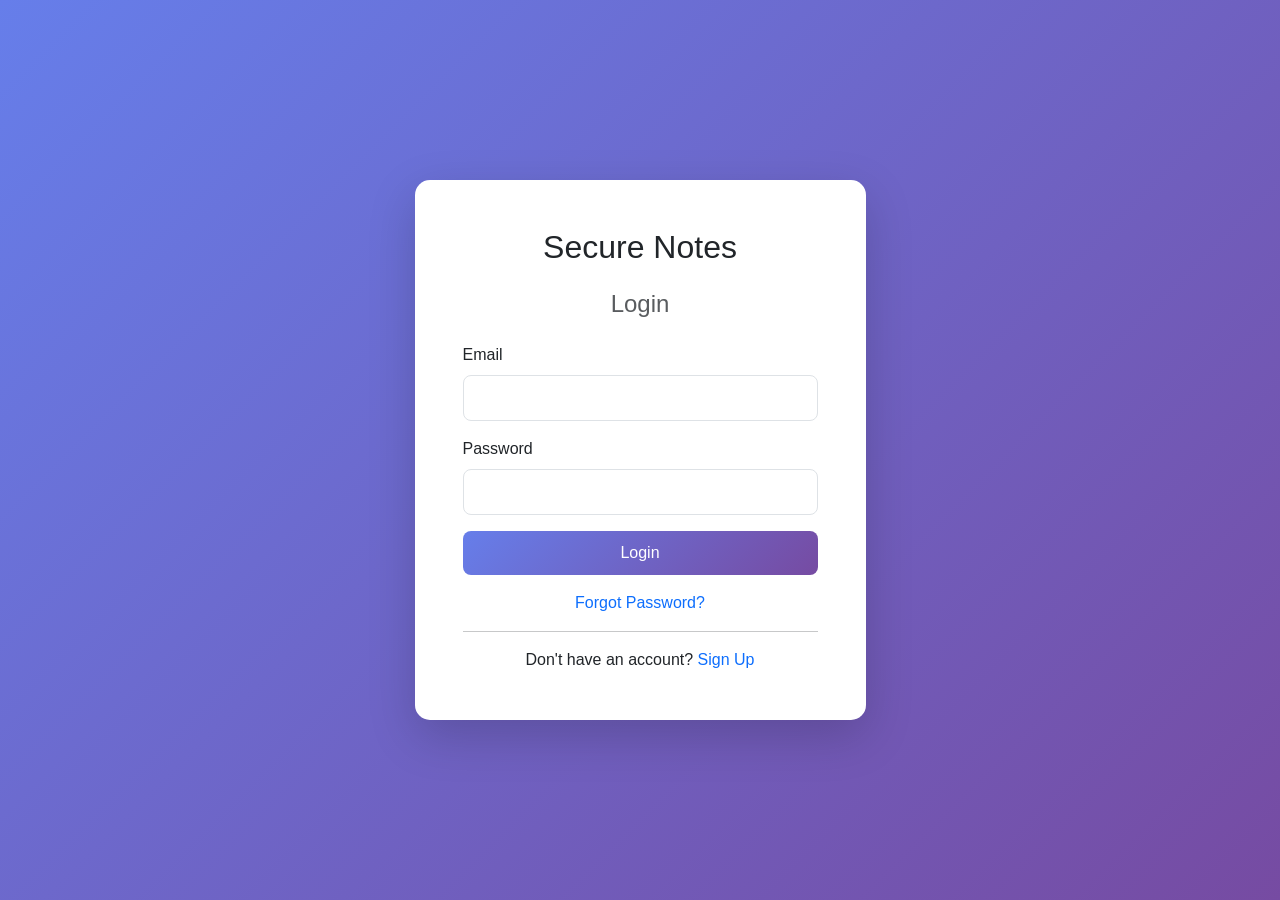
<file: frontend/index.html>
<!DOCTYPE html>
<html lang="en">
<head>
    <meta charset="UTF-8">
    <meta name="viewport" content="width=device-width, initial-scale=1.0">
    <title>Secure Notes - Login</title>
    <link href="https://cdn.jsdelivr.net/npm/bootstrap@5.3.0/dist/css/bootstrap.min.css" rel="stylesheet">
    <link rel="stylesheet" href="css/style.css">
</head>
<body>
    <div class="container">
        <div class="row justify-content-center align-items-center min-vh-100">
            <div class="col-md-5">
                <div class="card shadow-lg">
                    <div class="card-body p-5">
                        <h2 class="card-title text-center mb-4">Secure Notes</h2>
                        <h4 class="text-center mb-4 text-muted">Login</h4>
                        
                        <!-- Alert messages -->
                        <div id="alertContainer"></div>

                        <!-- Login Form -->
                        <form id="loginForm">
                            <div class="mb-3">
                                <label for="email" class="form-label">Email</label>
                                <input type="email" class="form-control" id="email" required>
                            </div>
                            <div class="mb-3">
                                <label for="password" class="form-label">Password</label>
                                <input type="password" class="form-control" id="password" required>
                            </div>
                            <button type="submit" class="btn btn-primary w-100 mb-3">Login</button>
                        </form>

                        <div class="text-center">
                            <a href="forgot-password.html" class="text-decoration-none">Forgot Password?</a>
                        </div>
                        <hr>
                        <div class="text-center">
                            <p class="mb-0">Don't have an account? <a href="signup.html" class="text-decoration-none">Sign Up</a></p>
                        </div>
                    </div>
                </div>
            </div>
        </div>
    </div>

    <script src="https://cdn.jsdelivr.net/npm/bootstrap@5.3.0/dist/js/bootstrap.bundle.min.js"></script>
    <script src="js/auth.js"></script>
    <script src="js/login.js"></script>
</body>
</html>
</file>
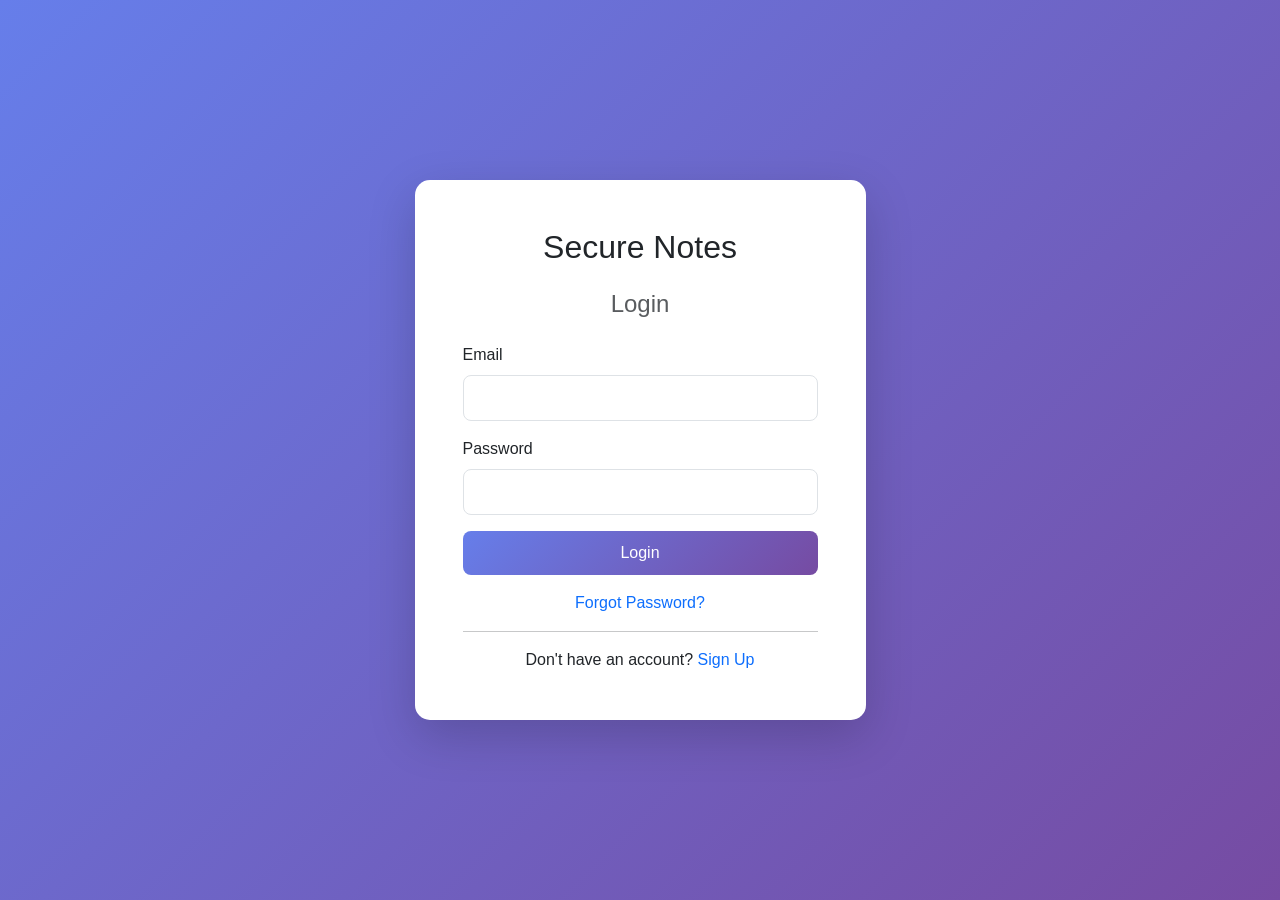
<file: frontend/dashboard.html>
<!DOCTYPE html>
<html lang="en">
<head>
    <meta charset="UTF-8">
    <meta name="viewport" content="width=device-width, initial-scale=1.0">
    <title>Secure Notes - Dashboard</title>
    <link href="https://cdn.jsdelivr.net/npm/bootstrap@5.3.0/dist/css/bootstrap.min.css" rel="stylesheet">
    <link rel="stylesheet" href="css/style.css">
</head>
<body>
    <!-- Navigation Bar -->
    <nav class="navbar navbar-expand-lg navbar-dark bg-primary">
        <div class="container">
            <a class="navbar-brand" href="#">Secure Notes</a>
            <div class="ms-auto">
                <span class="navbar-text me-3" id="userWelcome">Welcome, User!</span>
                <button class="btn btn-outline-light" id="logoutBtn">Logout</button>
            </div>
        </div>
    </nav>

    <div class="container mt-4">
        <!-- Alert messages -->
        <div id="alertContainer"></div>

        <!-- Create Note Section -->
        <div class="card mb-4">
            <div class="card-header">
                <h5 class="mb-0">Create New Note</h5>
            </div>
            <div class="card-body">
                <form id="createNoteForm">
                    <div class="mb-3">
                        <label for="noteTitle" class="form-label">Title</label>
                        <input type="text" class="form-control" id="noteTitle" required>
                    </div>
                    <div class="mb-3">
                        <label for="noteContent" class="form-label">Content</label>
                        <textarea class="form-control" id="noteContent" rows="4" required></textarea>
                    </div>
                    <button type="submit" class="btn btn-primary">Create Note</button>
                </form>
            </div>
        </div>

        <!-- Notes List Section -->
        <div class="card">
            <div class="card-header">
                <h5 class="mb-0">My Notes</h5>
            </div>
            <div class="card-body">
                <div id="notesList">
                    <p class="text-muted text-center">Loading notes...</p>
                </div>
            </div>
        </div>
    </div>

    <!-- Edit Note Modal -->
    <div class="modal fade" id="editNoteModal" tabindex="-1">
        <div class="modal-dialog">
            <div class="modal-content">
                <div class="modal-header">
                    <h5 class="modal-title">Edit Note</h5>
                    <button type="button" class="btn-close" data-bs-dismiss="modal"></button>
                </div>
                <div class="modal-body">
                    <form id="editNoteForm">
                        <input type="hidden" id="editNoteId">
                        <div class="mb-3">
                            <label for="editNoteTitle" class="form-label">Title</label>
                            <input type="text" class="form-control" id="editNoteTitle" required>
                        </div>
                        <div class="mb-3">
                            <label for="editNoteContent" class="form-label">Content</label>
                            <textarea class="form-control" id="editNoteContent" rows="4" required></textarea>
                        </div>
                    </form>
                </div>
                <div class="modal-footer">
                    <button type="button" class="btn btn-secondary" data-bs-dismiss="modal">Cancel</button>
                    <button type="button" class="btn btn-primary" id="saveEditBtn">Save Changes</button>
                </div>
            </div>
        </div>
    </div>

    <script src="https://cdn.jsdelivr.net/npm/bootstrap@5.3.0/dist/js/bootstrap.bundle.min.js"></script>
    <script src="js/auth.js"></script>
    <script src="js/dashboard.js"></script>
</body>
</html>
</file>
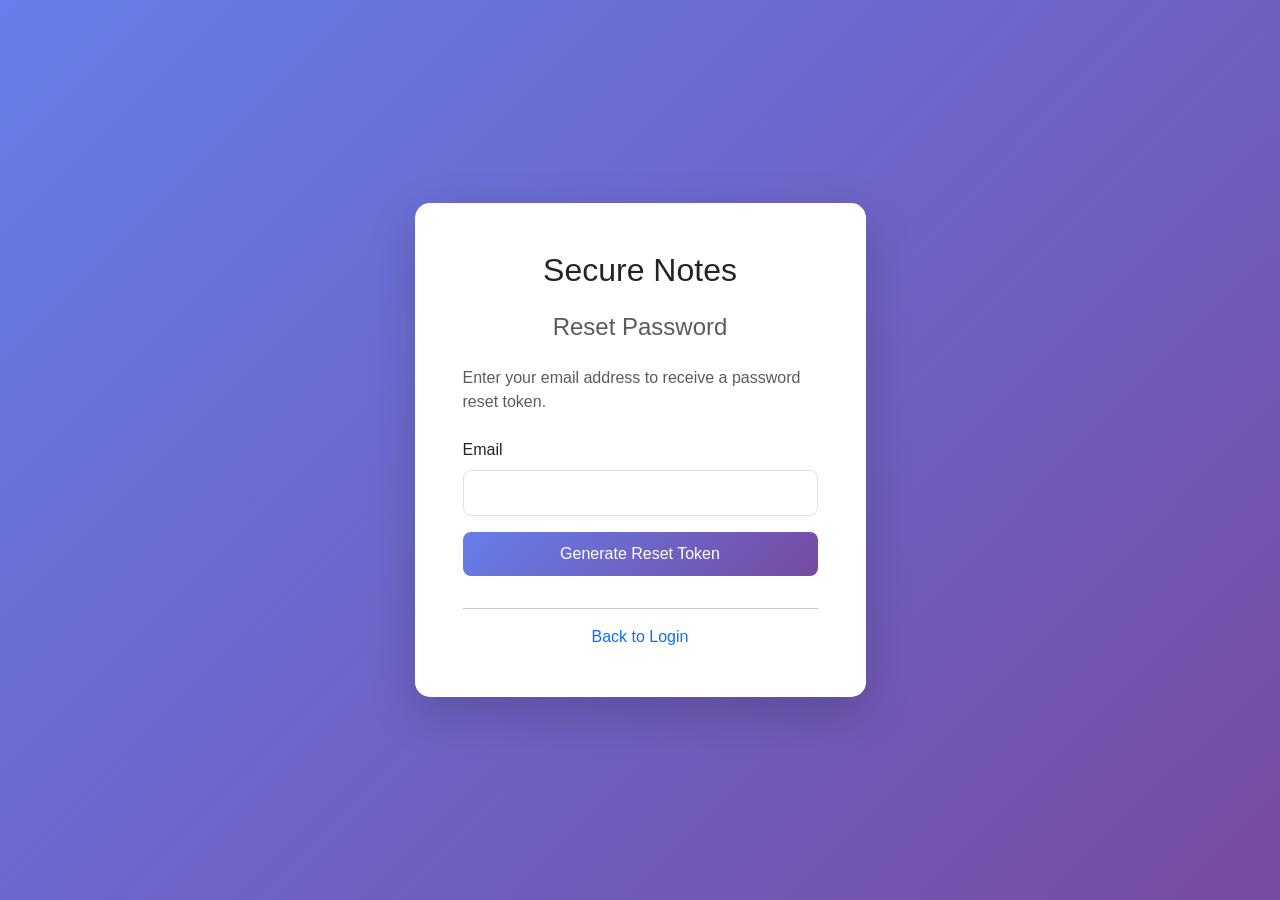
<file: frontend/forgot-password.html>
<!DOCTYPE html>
<html lang="en">
<head>
    <meta charset="UTF-8">
    <meta name="viewport" content="width=device-width, initial-scale=1.0">
    <title>Secure Notes - Forgot Password</title>
    <link href="https://cdn.jsdelivr.net/npm/bootstrap@5.3.0/dist/css/bootstrap.min.css" rel="stylesheet">
    <link rel="stylesheet" href="css/style.css">
</head>
<body>
    <div class="container">
        <div class="row justify-content-center align-items-center min-vh-100">
            <div class="col-md-5">
                <div class="card shadow-lg">
                    <div class="card-body p-5">
                        <h2 class="card-title text-center mb-4">Secure Notes</h2>
                        <h4 class="text-center mb-4 text-muted">Reset Password</h4>
                        
                        <!-- Alert messages -->
                        <div id="alertContainer"></div>

                        <!-- Step 1: Request Reset Token -->
                        <div id="requestTokenStep">
                            <p class="text-muted mb-4">Enter your email address to receive a password reset token.</p>
                            <form id="forgotPasswordForm">
                                <div class="mb-3">
                                    <label for="email" class="form-label">Email</label>
                                    <input type="email" class="form-control" id="email" required>
                                </div>
                                <button type="submit" class="btn btn-primary w-100 mb-3">Generate Reset Token</button>
                            </form>
                        </div>

                        <!-- Step 2: Reset Password -->
                        <div id="resetPasswordStep" style="display: none;">
                            <p class="text-muted mb-4">Enter the reset token and your new password.</p>
                            <form id="resetPasswordForm">
                                <div class="mb-3">
                                    <label for="token" class="form-label">Reset Token</label>
                                    <input type="text" class="form-control" id="token" required>
                                </div>
                                <div class="mb-3">
                                    <label for="newPassword" class="form-label">New Password</label>
                                    <input type="password" class="form-control" id="newPassword" required minlength="6">
                                    <small class="form-text text-muted">Minimum 6 characters</small>
                                </div>
                                <div class="mb-3">
                                    <label for="confirmPassword" class="form-label">Confirm Password</label>
                                    <input type="password" class="form-control" id="confirmPassword" required>
                                </div>
                                <button type="submit" class="btn btn-primary w-100 mb-3">Reset Password</button>
                            </form>
                        </div>

                        <hr>
                        <div class="text-center">
                            <a href="index.html" class="text-decoration-none">Back to Login</a>
                        </div>
                    </div>
                </div>
            </div>
        </div>
    </div>

    <script src="https://cdn.jsdelivr.net/npm/bootstrap@5.3.0/dist/js/bootstrap.bundle.min.js"></script>
    <script src="js/auth.js"></script>
    <script src="js/forgot-password.js"></script>
</body>
</html>
</file>
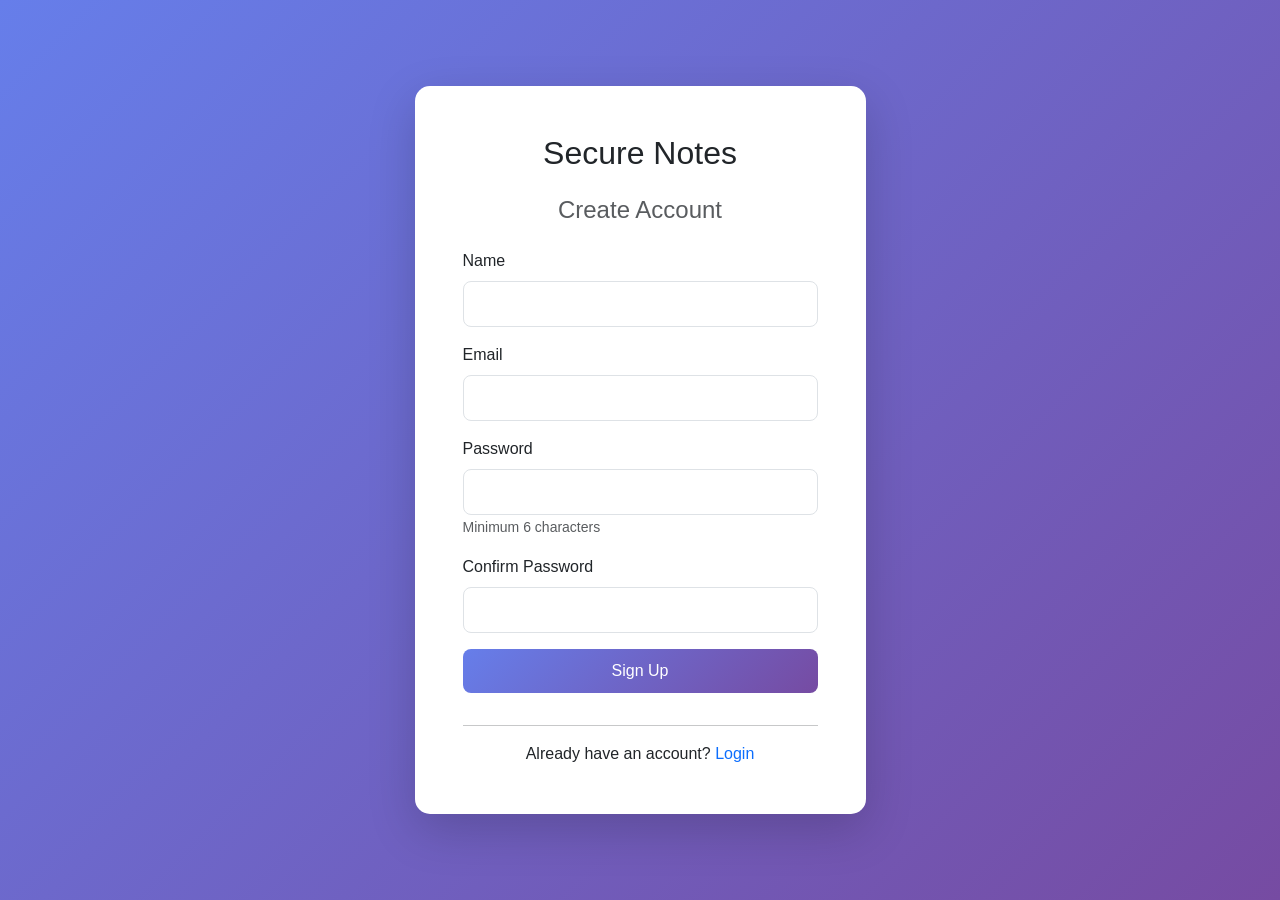
<file: frontend/signup.html>
<!DOCTYPE html>
<html lang="en">
<head>
    <meta charset="UTF-8">
    <meta name="viewport" content="width=device-width, initial-scale=1.0">
    <title>Secure Notes - Sign Up</title>
    <link href="https://cdn.jsdelivr.net/npm/bootstrap@5.3.0/dist/css/bootstrap.min.css" rel="stylesheet">
    <link rel="stylesheet" href="css/style.css">
</head>
<body>
    <div class="container">
        <div class="row justify-content-center align-items-center min-vh-100">
            <div class="col-md-5">
                <div class="card shadow-lg">
                    <div class="card-body p-5">
                        <h2 class="card-title text-center mb-4">Secure Notes</h2>
                        <h4 class="text-center mb-4 text-muted">Create Account</h4>
                        
                        <!-- Alert messages -->
                        <div id="alertContainer"></div>

                        <!-- Signup Form -->
                        <form id="signupForm">
                            <div class="mb-3">
                                <label for="name" class="form-label">Name</label>
                                <input type="text" class="form-control" id="name" required>
                            </div>
                            <div class="mb-3">
                                <label for="email" class="form-label">Email</label>
                                <input type="email" class="form-control" id="email" required>
                            </div>
                            <div class="mb-3">
                                <label for="password" class="form-label">Password</label>
                                <input type="password" class="form-control" id="password" required minlength="6">
                                <small class="form-text text-muted">Minimum 6 characters</small>
                            </div>
                            <div class="mb-3">
                                <label for="confirmPassword" class="form-label">Confirm Password</label>
                                <input type="password" class="form-control" id="confirmPassword" required>
                            </div>
                            <button type="submit" class="btn btn-primary w-100 mb-3">Sign Up</button>
                        </form>

                        <hr>
                        <div class="text-center">
                            <p class="mb-0">Already have an account? <a href="index.html" class="text-decoration-none">Login</a></p>
                        </div>
                    </div>
                </div>
            </div>
        </div>
    </div>

    <script src="https://cdn.jsdelivr.net/npm/bootstrap@5.3.0/dist/js/bootstrap.bundle.min.js"></script>
    <script src="js/auth.js"></script>
    <script src="js/signup.js"></script>
</body>
</html>
</file>
<file: frontend/css/style.css>
/* Custom styles for Secure Notes App */

body {
    background: linear-gradient(135deg, #667eea 0%, #764ba2 100%);
    min-height: 100vh;
    font-family: 'Segoe UI', Tahoma, Geneva, Verdana, sans-serif;
}

.card {
    border: none;
    border-radius: 15px;
}

.card-header {
    background-color: #f8f9fa;
    border-bottom: 2px solid #e9ecef;
    font-weight: 600;
}

.btn-primary {
    background: linear-gradient(135deg, #667eea 0%, #764ba2 100%);
    border: none;
    border-radius: 8px;
    padding: 10px 20px;
    transition: transform 0.2s;
}

.btn-primary:hover {
    transform: translateY(-2px);
    box-shadow: 0 4px 8px rgba(0, 0, 0, 0.2);
}

.form-control {
    border-radius: 8px;
    border: 1px solid #dee2e6;
    padding: 10px 15px;
}

.form-control:focus {
    border-color: #667eea;
    box-shadow: 0 0 0 0.2rem rgba(102, 126, 234, 0.25);
}

.note-card {
    border: 1px solid #dee2e6;
    border-radius: 10px;
    padding: 15px;
    margin-bottom: 15px;
    background-color: #fff;
    transition: box-shadow 0.2s;
}

.note-card:hover {
    box-shadow: 0 4px 8px rgba(0, 0, 0, 0.1);
}

.note-title {
    font-size: 1.25rem;
    font-weight: 600;
    color: #333;
    margin-bottom: 10px;
}

.note-content {
    color: #666;
    margin-bottom: 15px;
    white-space: pre-wrap;
}

.note-date {
    font-size: 0.85rem;
    color: #999;
    margin-bottom: 10px;
}

.note-actions {
    display: flex;
    gap: 10px;
}

.alert {
    border-radius: 8px;
    border: none;
}

#notesList {
    min-height: 200px;
}

.empty-state {
    text-align: center;
    padding: 40px;
    color: #999;
}

.empty-state-icon {
    font-size: 48px;
    margin-bottom: 15px;
}
</file>
